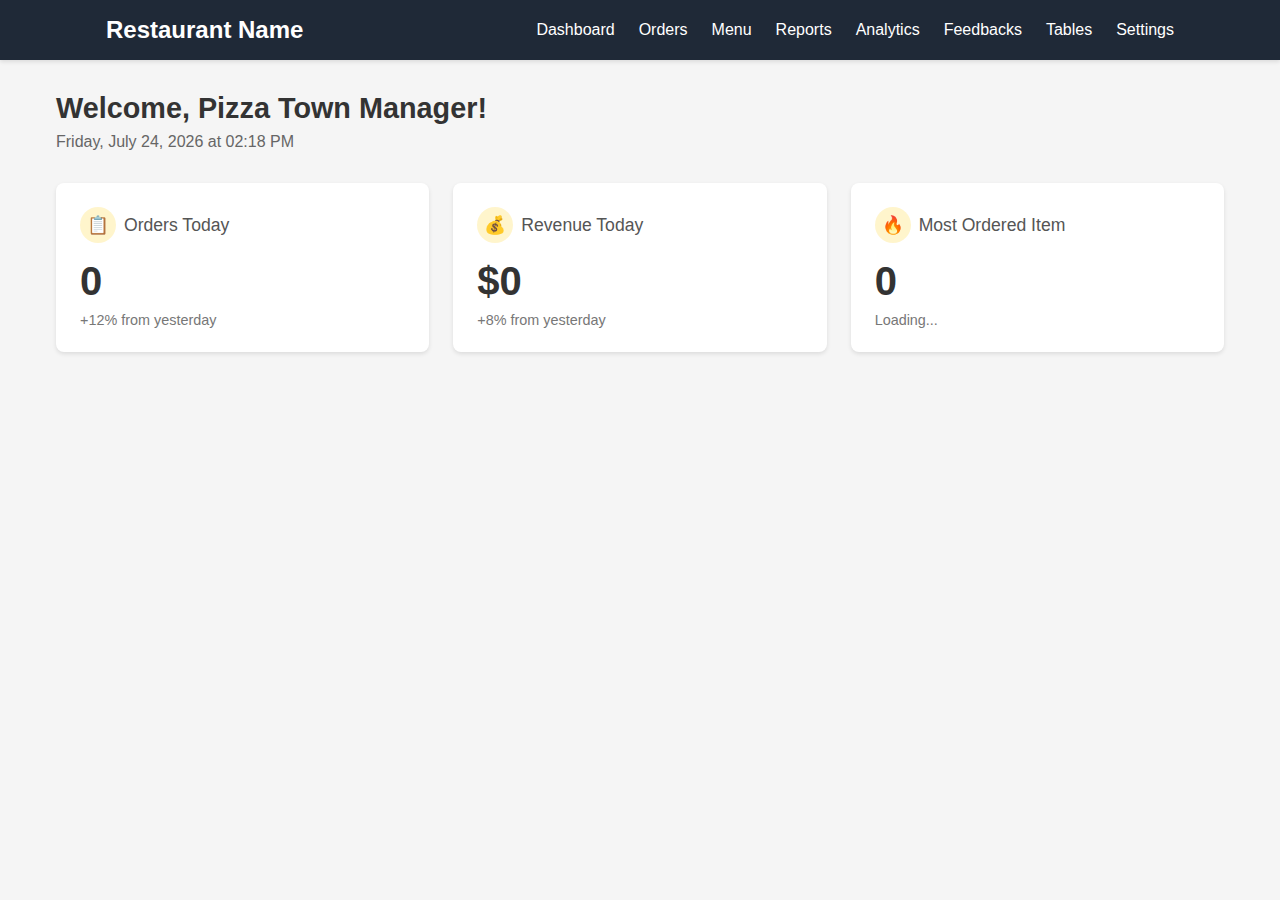
<file: index.html>
<!DOCTYPE html>
<html lang="en">
<head>
    <meta charset="UTF-8">
    <meta name="viewport" content="width=device-width, initial-scale=1.0">
    <title>Restaurant Manager Dashboard</title>
    <style>
        :root {
            --primary-color: #333;
            --accent-color: #ffcc00;
            --text-light: #ffffff;
            --text-dark: #333333;
            --bg-light: #f5f5f5;
            --card-bg: #ffffff;
            --shadow: 0 4px 6px rgba(0, 0, 0, 0.1);
        }

        * {
            margin: 0;
            padding: 0;
            box-sizing: border-box;
            font-family: Arial, sans-serif;
        }

        body {
            background-color: var(--bg-light);
            color: var(--text-dark);
        }

       
        .container {
            max-width: 1200px;
            margin: 0 auto;
            padding: 0 1rem;
        }

        .dashboard-header {
            margin: 2rem 0;
        }

        .greeting {
            font-size: 1.8rem;
            margin-bottom: 0.5rem;
        }

        .date-time {
            color: #666;
            font-size: 1rem;
        }

        .stats-grid {
            display: grid;
            grid-template-columns: repeat(3, 1fr);
            gap: 1.5rem;
            margin: 2rem 0;
        }

        .stat-card {
            background-color: var(--card-bg);
            border-radius: 8px;
            padding: 1.5rem;
            box-shadow: var(--shadow);
            transition: transform 0.3s;
            position: relative;
            overflow: hidden;
        }

        .stat-card:hover {
            transform: translateY(-5px);
        }

        .stat-title {
            display: flex;
            align-items: center;
            gap: 0.5rem;
            font-size: 1.1rem;
            color: #555;
            margin-bottom: 1rem;
        }

        .stat-icon {
            background-color: rgba(255, 204, 0, 0.2);
            border-radius: 50%;
            width: 36px;
            height: 36px;
            display: flex;
            align-items: center;
            justify-content: center;
        }

        .stat-value {
            font-size: 2.5rem;
            font-weight: bold;
            margin-bottom: 0.5rem;
        }

        .stat-label {
            font-size: 0.9rem;
            color: #777;
        }

        .tooltip {
            position: relative;
            cursor: help;
        }

        .tooltip:hover::after {
            content: attr(data-tooltip);
            position: absolute;
            top: -40px;
            left: 0;
            background-color: #333;
            color: white;
            padding: 0.5rem;
            border-radius: 4px;
            font-size: 0.8rem;
            white-space: nowrap;
            z-index: 10;
        }

        @keyframes countUp {
            from {
                opacity: 0;
                transform: translateY(20px);
            }
            to {
                opacity: 1;
                transform: translateY(0);
            }
        }

        .animate-in {
            animation: countUp 0.8s forwards;
        }
    </style>
</head>
<body>
   
<div id="navbar-container"></div>

<script>
  fetch('components/nav.html')
    .then(res => res.text())
    .then(html => {
      document.getElementById('navbar-container').innerHTML = html;
    });
</script>


    <div class="container">
        <header class="dashboard-header">
            <h1 class="greeting" id="restaurantGreeting">Welcome, Manager!</h1>
            <p class="date-time" id="currentDateTime">Loading date and time...</p>
        </header>

        <div class="stats-grid">
            <div class="stat-card tooltip" data-tooltip="Total orders received in the last 24 hours">
                <div class="stat-title">
                    <div class="stat-icon">📋</div>
                    <span>Orders Today</span>
                </div>
                <div class="stat-value" id="orderCount">0</div>
                <div class="stat-label">+12% from yesterday</div>
            </div>

            <div class="stat-card tooltip" data-tooltip="Total revenue generated today">
                <div class="stat-title">
                    <div class="stat-icon">💰</div>
                    <span>Revenue Today</span>
                </div>
                <div class="stat-value" id="revenueValue">$0</div>
                <div class="stat-label">+8% from yesterday</div>
            </div>

            <div class="stat-card tooltip" data-tooltip="Most ordered item in the last 24 hours">
                <div class="stat-title">
                    <div class="stat-icon">🔥</div>
                    <span>Most Ordered Item</span>
                </div>
                <div class="stat-value" id="topItemCount">0</div>
                <div class="stat-label" id="topItemName">Loading...</div>
            </div>
        </div>
    </div>

    <script>
        // Initialize restaurant name from localStorage (or set a default)
        function initRestaurantName() {
            // Try to get restaurant name from localStorage
            let restaurantName = localStorage.getItem('restaurantName');
            
            // If not found, set a default and save it
            if (!restaurantName) {
                restaurantName = "Pizza Town";
                localStorage.setItem('restaurantName', restaurantName);
            }
            
            // Update the greeting header
            document.getElementById('restaurantGreeting').textContent = `Welcome, ${restaurantName} Manager!`;
        }

        // Update date and time
        function updateDateTime() {
            const now = new Date();
            const options = { 
                weekday: 'long', 
                year: 'numeric', 
                month: 'long', 
                day: 'numeric',
                hour: '2-digit',
                minute: '2-digit'
            };
            const formattedDateTime = now.toLocaleDateString('en-US', options);
            document.getElementById('currentDateTime').textContent = formattedDateTime;
        }

        // Animated number counting
        function animateValue(id, start, end, duration, prefix = '') {
            const obj = document.getElementById(id);
            const range = end - start;
            const minTimer = 50;
            let stepTime = Math.abs(Math.floor(duration / range));
            
            stepTime = Math.max(stepTime, minTimer);
            
            const startTime = new Date().getTime();
            const endTime = startTime + duration;
            
            function run() {
                const now = new Date().getTime();
                const remaining = Math.max((endTime - now) / duration, 0);
                const value = Math.round(end - (remaining * range));
                obj.textContent = `${prefix}${value}`;
                
                if (value !== end) {
                    setTimeout(run, stepTime);
                }
            }
            
            setTimeout(() => {
                obj.classList.add('animate-in');
                run();
            }, 300);
        }

        // Mock data for dashboard
        function loadMockData() {
            // Simulate loading from API
            setTimeout(() => {
                // Orders count - animate from 0 to 87
                animateValue('orderCount', 0, 87, 1500);
                
                // Revenue - animate from 0 to 3249
                animateValue('revenueValue', 0, 3249, 2000, '$');
                
                // Top item - animate count from 0 to 34
                animateValue('topItemCount', 0, 34, 1500);
                
                // Update top item name after a small delay
                setTimeout(() => {
                    document.getElementById('topItemName').textContent = "Margherita Pizza";
                }, 500);
            }, 500);
        }

        // Initialize everything when page loads
        window.addEventListener('DOMContentLoaded', () => {
            initRestaurantName();
            updateDateTime();
            setInterval(updateDateTime, 60000); // Update time every minute
            loadMockData();
        });
    </script>
</body>
</html>
</file>
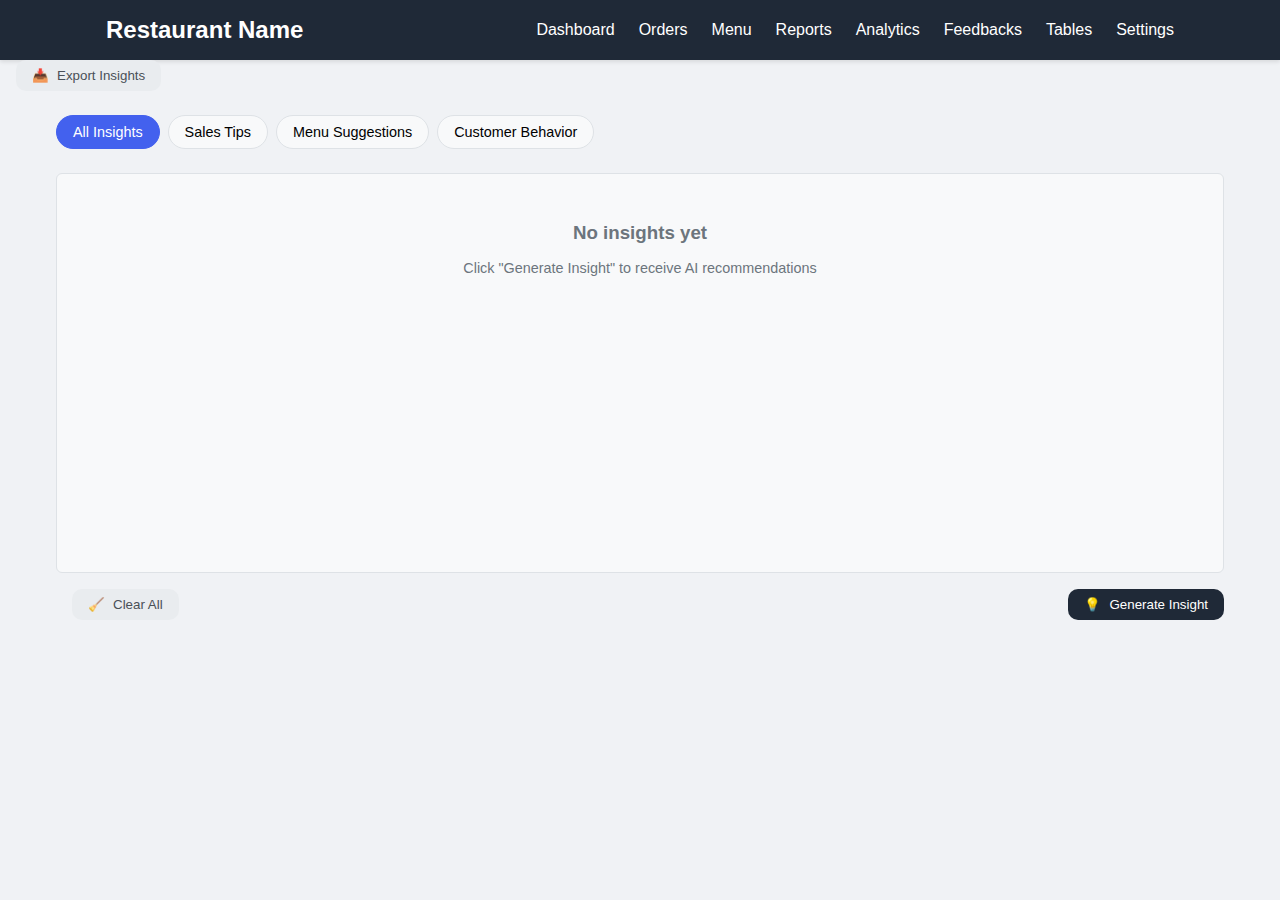
<file: ai-insights.html>
<!DOCTYPE html>
<html lang="en">
<head>
    <meta charset="UTF-8">
    <link rel="stylesheet" href="style.css">
    <meta name="viewport" content="width=device-width, initial-scale=1.0">
    <title>AI Insights Panel</title>
    <style>
        :root {
            --primary-color: #3a0ca3;
            --secondary-color: #4361ee;
            --light-color: #f8f9fa;
            --dark-color: #212529;
            --success-color: #2a9d8f;
            --warning-color: #e9c46a;
            --danger-color: #e76f51;
            --info-color: #4cc9f0;
        }
        
        * {
            margin: 0;
            padding: 0;
            box-sizing: border-box;
            font-family: 'Segoe UI', Tahoma, Geneva, Verdana, sans-serif;
        }
        
        body {
            background-color: #f0f2f5;
        }
        
        .header {
            background-color: var(--dark-color);
            color: white;
            padding: 1rem 2rem;
            display: flex;
            justify-content: space-between;
            align-items: center;
            box-shadow: 0 2px 5px rgba(0,0,0,0.1);
        }
        
        .header h1 {
            font-size: 1.5rem;
            display: flex;
            align-items: center;
            gap: 0.5rem;
        }
        
        .container {
            max-width: 1200px;
            margin: 0 auto;
            padding: 0 1rem;
        }

        .dashboard-header {
            margin: 2rem 0;
        }

        
        .filter-section {
            display: flex;
            gap: 0.5rem;
            margin-top: 1.5rem;
            margin-bottom: 1.5rem;
            flex-wrap: wrap;
        }
        
        .filter-btn {
            background-color: #f8f9fa;
            border: 1px solid #dee2e6;
            border-radius: 20px;
            padding: 0.5rem 1rem;
            cursor: pointer;
            font-size: 0.9rem;
            transition: all 0.2s;
        }
        
        .filter-btn:hover {
            background-color: #e9ecef;
        }
        
        .filter-btn.active {
            background-color: var(--secondary-color);
            color: white;
            border-color: var(--secondary-color);
        }
        
        .insights-container {
            height: 400px;
            overflow-y: auto;
            padding: 1rem;
            border: 1px solid #dee2e6;
            border-radius: 6px;
            background-color: #f8f9fa;
        }
        
        .insight-message {
            background-color: white;
            border-radius: 8px;
            padding: 1rem;
            margin-bottom: 1rem;
            box-shadow: 0 1px 3px rgba(0,0,0,0.1);
            animation: fadeIn 0.5s;
            border-left: 4px solid var(--primary-color);
        }
        
        .insight-header {
            display: flex;
            align-items: center;
            margin-bottom: 0.5rem;
        }
        
        .insight-icon {
            font-size: 1.5rem;
            margin-right: 0.5rem;
        }
        
        .insight-tag {
            margin-left: auto;
            padding: 0.25rem 0.5rem;
            border-radius: 4px;
            font-size: 0.8rem;
            font-weight: bold;
        }
        
        .tag-sales {
            background-color: rgba(74, 222, 128, 0.2);
            color: #15803d;
        }
        
        .tag-menu {
            background-color: rgba(251, 146, 60, 0.2);
            color: #9a3412;
        }
        
        .tag-customer {
            background-color: rgba(96, 165, 250, 0.2);
            color: #1d4ed8;
        }
        
        .insight-content {
            font-size: 1rem;
            line-height: 1.5;
        }
        
        .insight-timestamp {
            font-size: 0.8rem;
            color: #6c757d;
            margin-top: 0.5rem;
            text-align: right;
        }
        
        .controls {
            display: flex;
            justify-content: space-between;
            margin-top: 1rem;
        }
        
        .btn {
            padding: 0.5rem 1rem;
            border: none;
            border-radius: 10px;
            cursor: pointer;
            font-weight: 500;
            transition: all 0.2s;
            display: flex;
            align-items: center;
            gap: 0.5rem;
            margin-left: 1rem;
        }
        
        .btn-primary {
            background-color: var(--primary-color);
            color: white;
        }
        
        .btn-primary:hover {
            background-color: #2d0991;
        }
        
        .btn-secondary {
            background-color: #e9ecef;
            color: #495057;
        }
        
        .btn-secondary:hover {
            background-color: #dee2e6;
        }
        
        @keyframes fadeIn {
            from { opacity: 0; transform: translateY(10px); }
            to { opacity: 1; transform: translateY(0); }
        }
        
        .typing-indicator {
            display: flex;
            padding: 1rem;
            margin-bottom: 1rem;
            align-items: center;
        }
        
        .typing-indicator span {
            height: 8px;
            width: 8px;
            background-color: var(--secondary-color);
            border-radius: 50%;
            display: inline-block;
            margin: 0 2px;
            opacity: 0.6;
        }
        
        .typing-indicator span:nth-child(1) {
            animation: bounce 1s infinite 0s;
        }
        
        .typing-indicator span:nth-child(2) {
            animation: bounce 1s infinite 0.2s;
        }
        
        .typing-indicator span:nth-child(3) {
            animation: bounce 1s infinite 0.4s;
        }
        
        @keyframes bounce {
            0%, 100% { transform: translateY(0); }
            50% { transform: translateY(-5px); }
        }
        
        .empty-state {
            text-align: center;
            padding: 2rem;
            color: #6c757d;
        }
        
        .empty-state p {
            margin-top: 1rem;
            font-size: 0.9rem;
        }
    </style>
</head>
<body>
    
   
           
        
    <div id="navbar-container"></div>

<script>
  fetch('/nav.html')
    .then(res => res.text())
    .then(html => {
      document.getElementById('navbar-container').innerHTML = html;
    });
</script>
                <button id="exportBtn" class="btn btn-secondary">
                    <span>📥</span> Export Insights
                </button>
           
    <div class="container">
        <div class="filter-section">
            <button class="filter-btn active" data-filter="all">All Insights</button>
            <button class="filter-btn" data-filter="sales">Sales Tips</button>
            <button class="filter-btn" data-filter="menu">Menu Suggestions</button>
            <button class="filter-btn" data-filter="customer">Customer Behavior</button>
        </div>
        
        <div class="insights-container" id="insightsContainer">
            <div class="empty-state">
                <h3>No insights yet</h3>
                <p>Click "Generate Insight" to receive AI recommendations</p>
            </div>
        </div>
        
        <div class="controls">
            <button id="clearBtn" class="btn btn-secondary">
                <span>🧹</span> Clear All
            </button>
            <button id="generateBtn" class="btn btn-primary">
                <span>💡</span> Generate Insight
            </button>
        </div>
    </div>

    <script>
        // Mock data for simulating AI insights
        const mockInsights = [
            {
                content: "Pizza is trending this week with a 27% increase in orders compared to last week.",
                icon: "📊",
                category: "sales"
            },
            {
                content: "Low sales during evening hours (7-9 PM). Consider running a happy hour promotion during this time.",
                icon: "⏰",
                category: "sales"
            },
            {
                content: "Try promoting fries—they've dropped by 40% compared to last month.",
                icon: "🍟",
                category: "menu"
            },
            {
                content: "Customers who order salads are 3x more likely to add a dessert. Consider bundle promotions.",
                icon: "🥗",
                category: "customer"
            },
            {
                content: "Tuesday shows the lowest foot traffic. Consider a 'Tuesday Special' to boost mid-week sales.",
                icon: "📆",
                category: "sales"
            },
            {
                content: "Online orders peak between 12-1 PM. Ensure kitchen staffing is optimized for lunch rush.",
                icon: "👨‍🍳",
                category: "customer"
            },
            {
                content: "Soft drinks have the highest profit margin but are only added to 40% of orders. Train staff to suggest beverages.",
                icon: "🥤",
                category: "menu"
            },
            {
                content: "Average time between return visits is 12 days. Consider a loyalty program to increase frequency.",
                icon: "🔄",
                category: "customer"
            },
            {
                content: "Vegetarian options are trending upward by 15% this month. Consider expanding your vegetarian menu.",
                icon: "🥦",
                category: "menu"
            },
            {
                content: "Customer satisfaction scores drop by 20% during rush hour (6-7 PM). Consider additional staffing.",
                icon: "😊",
                category: "customer"
            }
        ];

        // DOM Elements
        const insightsContainer = document.getElementById('insightsContainer');
        const generateBtn = document.getElementById('generateBtn');
        const clearBtn = document.getElementById('clearBtn');
        const exportBtn = document.getElementById('exportBtn');
        const filterBtns = document.querySelectorAll('.filter-btn');

        // Current filter
        let currentFilter = 'all';
        
        // Track displayed insights to avoid duplicates
        let displayedInsights = [];
        
        // Initialize
        document.addEventListener('DOMContentLoaded', () => {
            // Set up event listeners
            generateBtn.addEventListener('click', generateInsight);
            clearBtn.addEventListener('click', clearInsights);
            exportBtn.addEventListener('click', exportInsights);
            
            filterBtns.forEach(btn => {
                btn.addEventListener('click', (e) => {
                    // Update active filter
                    filterBtns.forEach(b => b.classList.remove('active'));
                    btn.classList.add('active');
                    currentFilter = btn.dataset.filter;
                    
                    // Apply filter
                    applyFilter();
                });
            });
            
            // Auto-generate first insight after 2 seconds
            setTimeout(generateInsight, 2000);
        });

        // Generate a new insight
        function generateInsight() {
            // Clear empty state if it exists
            const emptyState = insightsContainer.querySelector('.empty-state');
            if (emptyState) {
                insightsContainer.removeChild(emptyState);
            }
            
            // Show typing indicator
            showTypingIndicator();
            
            // Wait for 1-2 seconds before showing the insight
            setTimeout(() => {
                // Remove typing indicator
                const indicator = document.querySelector('.typing-indicator');
                if (indicator) {
                    insightsContainer.removeChild(indicator);
                }
                
                // Get available insights that haven't been displayed yet
                let availableInsights = mockInsights.filter(insight => 
                    !displayedInsights.includes(insight.content)
                );
                
                // If all insights have been shown, reset
                if (availableInsights.length === 0) {
                    displayedInsights = [];
                    availableInsights = [...mockInsights];
                }
                
                // Select a random insight
                const randomIndex = Math.floor(Math.random() * availableInsights.length);
                const insight = availableInsights[randomIndex];
                
                // Add to displayed insights
                displayedInsights.push(insight.content);
                
                // Create insight element
                const insightElement = createInsightElement(insight);
                
                // Add to container
                insightsContainer.appendChild(insightElement);
                
                // Scroll to bottom
                insightsContainer.scrollTop = insightsContainer.scrollHeight;
            }, Math.random() * 1000 + 1000); // Random delay between 1-2 seconds
        }

        // Show typing indicator
        function showTypingIndicator() {
            const typingIndicator = document.createElement('div');
            typingIndicator.className = 'typing-indicator';
            typingIndicator.innerHTML = `
                <span></span>
                <span></span>
                <span></span>
            `;
            insightsContainer.appendChild(typingIndicator);
            insightsContainer.scrollTop = insightsContainer.scrollHeight;
        }

        // Create an insight element
        function createInsightElement(insight) {
            const now = new Date();
            const timeString = now.toLocaleTimeString([], { hour: '2-digit', minute: '2-digit' });
            
            const element = document.createElement('div');
            element.className = `insight-message ${insight.category}`;
            
            // Set tag class and text based on category
            let tagClass = '';
            let tagText = '';
            
            switch(insight.category) {
                case 'sales':
                    tagClass = 'tag-sales';
                    tagText = 'Sales Tip';
                    break;
                case 'menu':
                    tagClass = 'tag-menu';
                    tagText = 'Menu Suggestion';
                    break;
                case 'customer':
                    tagClass = 'tag-customer';
                    tagText = 'Customer Behavior';
                    break;
            }
            
            element.innerHTML = `
                <div class="insight-header">
                    <div class="insight-icon">${insight.icon}</div>
                    <div class="insight-tag ${tagClass}">${tagText}</div>
                </div>
                <div class="insight-content">${insight.content}</div>
                <div class="insight-timestamp">${timeString}</div>
            `;
            
            return element;
        }

        // Clear all insights
        function clearInsights() {
            while (insightsContainer.firstChild) {
                insightsContainer.removeChild(insightsContainer.firstChild);
            }
            
            // Add empty state back
            insightsContainer.innerHTML = `
                <div class="empty-state">
                    <h3>No insights yet</h3>
                    <p>Click "Generate Insight" to receive AI recommendations</p>
                </div>
            `;
            
            // Reset displayed insights
            displayedInsights = [];
        }

        // Apply filter to insights
        function applyFilter() {
            const insights = insightsContainer.querySelectorAll('.insight-message');
            insights.forEach(insight => {
                if (currentFilter === 'all' || insight.classList.contains(currentFilter)) {
                    insight.style.display = 'block';
                } else {
                    insight.style.display = 'none';
                }
            });
        }

        // Export insights as text/pdf
        function exportInsights() {
            // Get all visible insights
            const insights = insightsContainer.querySelectorAll('.insight-message');
            
            // If no insights, alert user
            if (insights.length === 0) {
                alert('No insights to export');
                return;
            }
            
            // Create text content
            let textContent = "AI INSIGHTS REPORT\n";
            textContent += "Generated on " + new Date().toLocaleString() + "\n\n";
            
            insights.forEach(insight => {
                if (insight.style.display !== 'none') {
                    const category = insight.querySelector('.insight-tag').textContent;
                    const content = insight.querySelector('.insight-content').textContent;
                    const timestamp = insight.querySelector('.insight-timestamp').textContent;
                    
                    textContent += `[${category}] ${content} (${timestamp})\n\n`;
                }
            });
            
            // Create download link
            const element = document.createElement('a');
            element.setAttribute('href', 'data:text/plain;charset=utf-8,' + encodeURIComponent(textContent));
            element.setAttribute('download', 'ai-insights-report.txt');
            
            element.style.display = 'none';
            document.body.appendChild(element);
            
            element.click();
            
            document.body.removeChild(element);
        }
    </script>
</body>
</html>
</file>
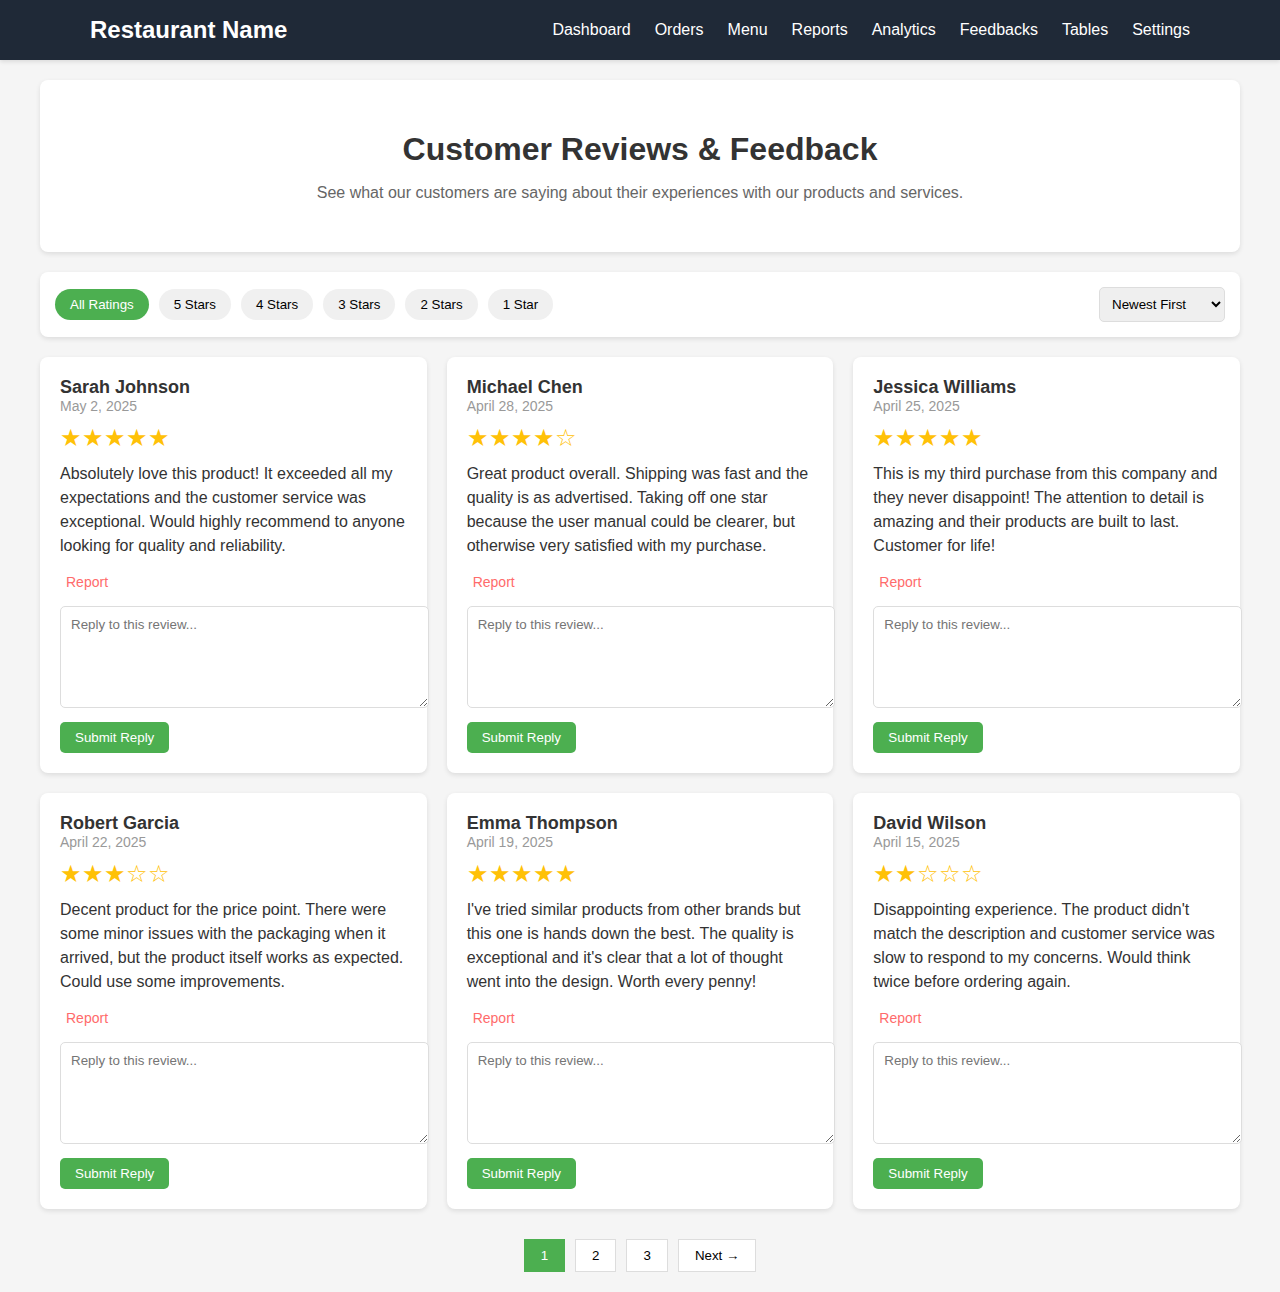
<file: feedback.html>
<!DOCTYPE html>
<html lang="en">
<head>
    <meta charset="UTF-8">
    <meta name="viewport" content="width=device-width, initial-scale=1.0">
    <title>Customer Feedback</title>
    <style>
        body {
            font-family: Arial, sans-serif;
            margin: 0;
            padding: 0;
            background-color: #f5f5f5;
            color: #333;
        }

        .container {
            max-width: 1200px;
            margin: 0 auto;
            padding: 20px;
        }

       
        /* Header section */
        .header {
            background-color: white;
            padding: 30px;
            margin-bottom: 20px;
            border-radius: 8px;
            box-shadow: 0 2px 5px rgba(0,0,0,0.1);
            text-align: center;
        }

        .header h1 {
            margin-bottom: 10px;
            color: #333;
        }

        .header p {
            color: #666;
            margin-bottom: 20px;
        }

        /* Filter controls */
        .controls {
            display: flex;
            justify-content: space-between;
            align-items: center;
            margin-bottom: 20px;
            background-color: white;
            padding: 15px;
            border-radius: 8px;
            box-shadow: 0 2px 5px rgba(0,0,0,0.1);
        }

        .filter-buttons {
            display: flex;
            gap: 10px;
        }

        .filter-button {
            background-color: #f0f0f0;
            border: none;
            padding: 8px 15px;
            border-radius: 20px;
            cursor: pointer;
            transition: background-color 0.3s;
        }

        .filter-button:hover, .filter-button.active {
            background-color: #4CAF50;
            color: white;
        }

        .sort-dropdown {
            padding: 8px;
            border-radius: 5px;
            border: 1px solid #ddd;
        }

        /* Review cards */
        .review-container {
            display: grid;
            grid-template-columns: repeat(auto-fill, minmax(350px, 1fr));
            gap: 20px;
        }

        .review-card {
            background-color: white;
            border-radius: 8px;
            padding: 20px;
            box-shadow: 0 2px 5px rgba(0,0,0,0.1);
            transition: transform 0.2s;
        }

        .review-card:hover {
            transform: translateY(-5px);
            box-shadow: 0 5px 15px rgba(0,0,0,0.1);
        }

        .review-header {
            display: flex;
            justify-content: space-between;
            margin-bottom: 10px;
        }

        .reviewer-info h3 {
            margin: 0;
            font-size: 18px;
        }

        .review-date {
            color: #999;
            font-size: 14px;
        }

        .stars {
            color: #ffc107;
            font-size: 24px;
            margin-bottom: 10px;
        }

        .review-text {
            margin-bottom: 15px;
            line-height: 1.5;
        }

        .review-actions {
            display: flex;
            justify-content: space-between;
            margin-top: 15px;
        }

        .reply-area {
            width: 100%;
            margin-top: 15px;
        }

        .reply-area textarea {
            width: 100%;
            padding: 10px;
            border: 1px solid #ddd;
            border-radius: 5px;
            resize: vertical;
            min-height: 80px;
            font-family: Arial, sans-serif;
        }

        .reply-button {
            background-color: #4CAF50;
            color: white;
            border: none;
            padding: 8px 15px;
            border-radius: 5px;
            cursor: pointer;
            margin-top: 10px;
            transition: background-color 0.3s;
        }

        .reply-button:hover {
            background-color: #45a049;
        }

        .report-button {
            background-color: transparent;
            color: #ff6b6b;
            border: none;
            cursor: pointer;
            font-size: 14px;
        }

        .report-button:hover {
            text-decoration: underline;
        }

        /* Pagination */
        .pagination {
            display: flex;
            justify-content: center;
            margin-top: 30px;
        }

        .pagination button {
            background-color: white;
            border: 1px solid #ddd;
            padding: 8px 16px;
            margin: 0 5px;
            cursor: pointer;
            transition: background-color 0.3s;
        }

        .pagination button.active {
            background-color: #4CAF50;
            color: white;
            border-color: #4CAF50;
        }

        .pagination button:hover:not(.active) {
            background-color: #f1f1f1;
        }
    </style>
</head>
<body>
    <div id="navbar-container"></div>

    <script>
      fetch('components/nav.html')
        .then(res => res.text())
        .then(html => {
          document.getElementById('navbar-container').innerHTML = html;
        });
    </script>
    <div class="container">
        <div class="header">
            <h1>Customer Reviews & Feedback</h1>
            <p>See what our customers are saying about their experiences with our products and services.</p>
        </div>

        <div class="controls">
            <div class="filter-buttons">
                <button class="filter-button active" data-rating="all">All Ratings</button>
                <button class="filter-button" data-rating="5">5 Stars</button>
                <button class="filter-button" data-rating="4">4 Stars</button>
                <button class="filter-button" data-rating="3">3 Stars</button>
                <button class="filter-button" data-rating="2">2 Stars</button>
                <button class="filter-button" data-rating="1">1 Star</button>
            </div>
            <select class="sort-dropdown" id="sort-reviews">
                <option value="newest">Newest First</option>
                <option value="oldest">Oldest First</option>
                <option value="highest">Highest Rating</option>
                <option value="lowest">Lowest Rating</option>
            </select>
        </div>

        <div class="review-container" id="review-container">
            <!-- Reviews will be loaded here by JavaScript -->
        </div>

        <div class="pagination">
            <button data-page="1" class="active">1</button>
            <button data-page="2">2</button>
            <button data-page="3">3</button>
            <button>Next →</button>
        </div>
    </div>

    <script>
        // Mock review data
        const allReviews = [
            {
                id: 1,
                name: "Sarah Johnson",
                rating: 5,
                date: "May 2, 2025",
                text: "Absolutely love this product! It exceeded all my expectations and the customer service was exceptional. Would highly recommend to anyone looking for quality and reliability.",
                page: 1
            },
            {
                id: 2,
                name: "Michael Chen",
                rating: 4,
                date: "April 28, 2025",
                text: "Great product overall. Shipping was fast and the quality is as advertised. Taking off one star because the user manual could be clearer, but otherwise very satisfied with my purchase.",
                page: 1
            },
            {
                id: 3,
                name: "Jessica Williams",
                rating: 5,
                date: "April 25, 2025",
                text: "This is my third purchase from this company and they never disappoint! The attention to detail is amazing and their products are built to last. Customer for life!",
                page: 1
            },
            {
                id: 4,
                name: "Robert Garcia",
                rating: 3,
                date: "April 22, 2025",
                text: "Decent product for the price point. There were some minor issues with the packaging when it arrived, but the product itself works as expected. Could use some improvements.",
                page: 1
            },
            {
                id: 5,
                name: "Emma Thompson",
                rating: 5,
                date: "April 19, 2025",
                text: "I've tried similar products from other brands but this one is hands down the best. The quality is exceptional and it's clear that a lot of thought went into the design. Worth every penny!",
                page: 1
            },
            {
                id: 6,
                name: "David Wilson",
                rating: 2,
                date: "April 15, 2025",
                text: "Disappointing experience. The product didn't match the description and customer service was slow to respond to my concerns. Would think twice before ordering again.",
                page: 1
            },
            {
                id: 7,
                name: "Lisa Martinez",
                rating: 4,
                date: "April 12, 2025",
                text: "Very happy with my purchase! The product is exactly what I needed and the delivery was quicker than expected. The only reason I'm not giving 5 stars is because the color is slightly different than shown online.",
                page: 2
            },
            {
                id: 8,
                name: "James Taylor",
                rating: 5,
                date: "April 8, 2025",
                text: "Outstanding service and product quality! From ordering to delivery, everything was smooth and professional. I'll definitely be a returning customer.",
                page: 2
            },
            {
                id: 9,
                name: "Michelle Brown",
                rating: 1,
                date: "April 5, 2025",
                text: "Very disappointed. The product arrived damaged and despite multiple attempts to contact customer service, I haven't received a satisfactory resolution. Cannot recommend.",
                page: 2
            },
            {
                id: 10,
                name: "Thomas Anderson",
                rating: 4,
                date: "April 2, 2025",
                text: "Good value for money. The product performs well and meets my needs. I would have given 5 stars if the materials felt a bit more premium, but at this price point, it's a solid choice.",
                page: 2
            },
            {
                id: 11,
                name: "Alexandra Lee",
                rating: 5,
                date: "March 29, 2025",
                text: "Perfect in every way! Easy to use, beautifully designed, and the functionality is exactly what I was looking for. I've already recommended it to several friends.",
                page: 2
            },
            {
                id: 12,
                name: "Kevin Smith",
                rating: 3,
                date: "March 25, 2025",
                text: "It's an average product that does the job. Nothing spectacular but nothing terrible either. Shipping was on time and everything arrived intact.",
                page: 2
            },
            {
                id: 13,
                name: "Amanda Rodriguez",
                rating: 5,
                date: "March 22, 2025",
                text: "I never write reviews but had to for this! Absolutely phenomenal product and the customer service team went above and beyond when I had questions. Will definitely purchase again!",
                page: 3
            },
            {
                id: 14,
                name: "Christopher Davis",
                rating: 2,
                date: "March 18, 2025",
                text: "Expected more based on the price and description. The quality isn't what I hoped for and some features don't work as advertised. Seems overpriced for what you get.",
                page: 3
            },
            {
                id: 15,
                name: "Olivia Martin",
                rating: 4,
                date: "March 15, 2025",
                text: "Very pleased with this purchase! The product is well-made and functions perfectly. The only improvement I could suggest is offering more color options.",
                page: 3
            }
        ];

        // Function to generate star rating HTML
        function generateStars(rating) {
            let starsHTML = '';
            for (let i = 1; i <= 5; i++) {
                if (i <= rating) {
                    starsHTML += '★';
                } else {
                    starsHTML += '☆';
                }
            }
            return starsHTML;
        }

        // Function to render reviews
        function renderReviews(reviews) {
            const reviewContainer = document.getElementById('review-container');
            reviewContainer.innerHTML = '';

            if (reviews.length === 0) {
                reviewContainer.innerHTML = '<p class="no-reviews">No reviews match your filter criteria.</p>';
                return;
            }

            reviews.forEach(review => {
                const reviewCard = document.createElement('div');
                reviewCard.className = 'review-card';
                reviewCard.dataset.rating = review.rating;

                reviewCard.innerHTML = `
                    <div class="review-header">
                        <div class="reviewer-info">
                            <h3>${review.name}</h3>
                            <div class="review-date">${review.date}</div>
                        </div>
                    </div>
                    <div class="stars">${generateStars(review.rating)}</div>
                    <div class="review-text">${review.text}</div>
                    <div class="review-actions">
                        <button class="report-button">Report</button>
                    </div>
                    <div class="reply-area">
                        <textarea placeholder="Reply to this review..."></textarea>
                        <button class="reply-button">Submit Reply</button>
                    </div>
                `;

                reviewContainer.appendChild(reviewCard);
            });

            // Add event listeners to the report buttons
            document.querySelectorAll('.report-button').forEach(button => {
                button.addEventListener('click', function() {
                    alert('Report submitted. Our team will review this feedback.');
                });
            });

            // Add event listeners to the reply buttons
            document.querySelectorAll('.reply-button').forEach(button => {
                button.addEventListener('click', function() {
                    const replyText = this.previousElementSibling.value;
                    if (replyText.trim() !== '') {
                        alert('Your reply has been submitted! (Note: This is a mock feature)');
                        this.previousElementSibling.value = '';
                    } else {
                        alert('Please enter a reply before submitting.');
                    }
                });
            });
        }

        // Function to filter reviews
        function filterReviews(rating, sortBy, page) {
            let filteredReviews = [...allReviews];
            
            // Filter by page
            filteredReviews = filteredReviews.filter(review => review.page === page);
            
            // Filter by rating
            if (rating !== 'all') {
                filteredReviews = filteredReviews.filter(review => review.rating === parseInt(rating));
            }
            
            // Sort reviews
            switch (sortBy) {
                case 'newest':
                    // Already sorted by date (newest first) in our mock data
                    break;
                case 'oldest':
                    filteredReviews.reverse();
                    break;
                case 'highest':
                    filteredReviews.sort((a, b) => b.rating - a.rating);
                    break;
                case 'lowest':
                    filteredReviews.sort((a, b) => a.rating - b.rating);
                    break;
            }
            
            renderReviews(filteredReviews);
        }

        // Initialize page with default filters
        document.addEventListener('DOMContentLoaded', function() {
            // Set initial state
            let currentRating = 'all';
            let currentSort = 'newest';
            let currentPage = 1;
            
            // Initial render
            filterReviews(currentRating, currentSort, currentPage);
            
            // Set up filter button click handlers
            document.querySelectorAll('.filter-button').forEach(button => {
                button.addEventListener('click', function() {
                    // Update active button style
                    document.querySelectorAll('.filter-button').forEach(btn => {
                        btn.classList.remove('active');
                    });
                    this.classList.add('active');
                    
                    // Update filter and re-render
                    currentRating = this.dataset.rating;
                    filterReviews(currentRating, currentSort, currentPage);
                });
            });
            
            // Set up sort dropdown handler
            document.getElementById('sort-reviews').addEventListener('change', function() {
                currentSort = this.value;
                filterReviews(currentRating, currentSort, currentPage);
            });
            
            // Set up pagination
            document.querySelectorAll('.pagination button').forEach(button => {
                button.addEventListener('click', function() {
                    if (this.textContent === 'Next →') {
                        currentPage = Math.min(currentPage + 1, 3);
                    } else {
                        currentPage = parseInt(this.dataset.page);
                    }
                    
                    // Update active button style
                    document.querySelectorAll('.pagination button').forEach(btn => {
                        btn.classList.remove('active');
                    });
                    document.querySelector(`.pagination button[data-page="${currentPage}"]`).classList.add('active');
                    
                    // Re-render with new page
                    filterReviews(currentRating, currentSort, currentPage);
                });
            });
        });
    </script>
</body>
</html>
</file>
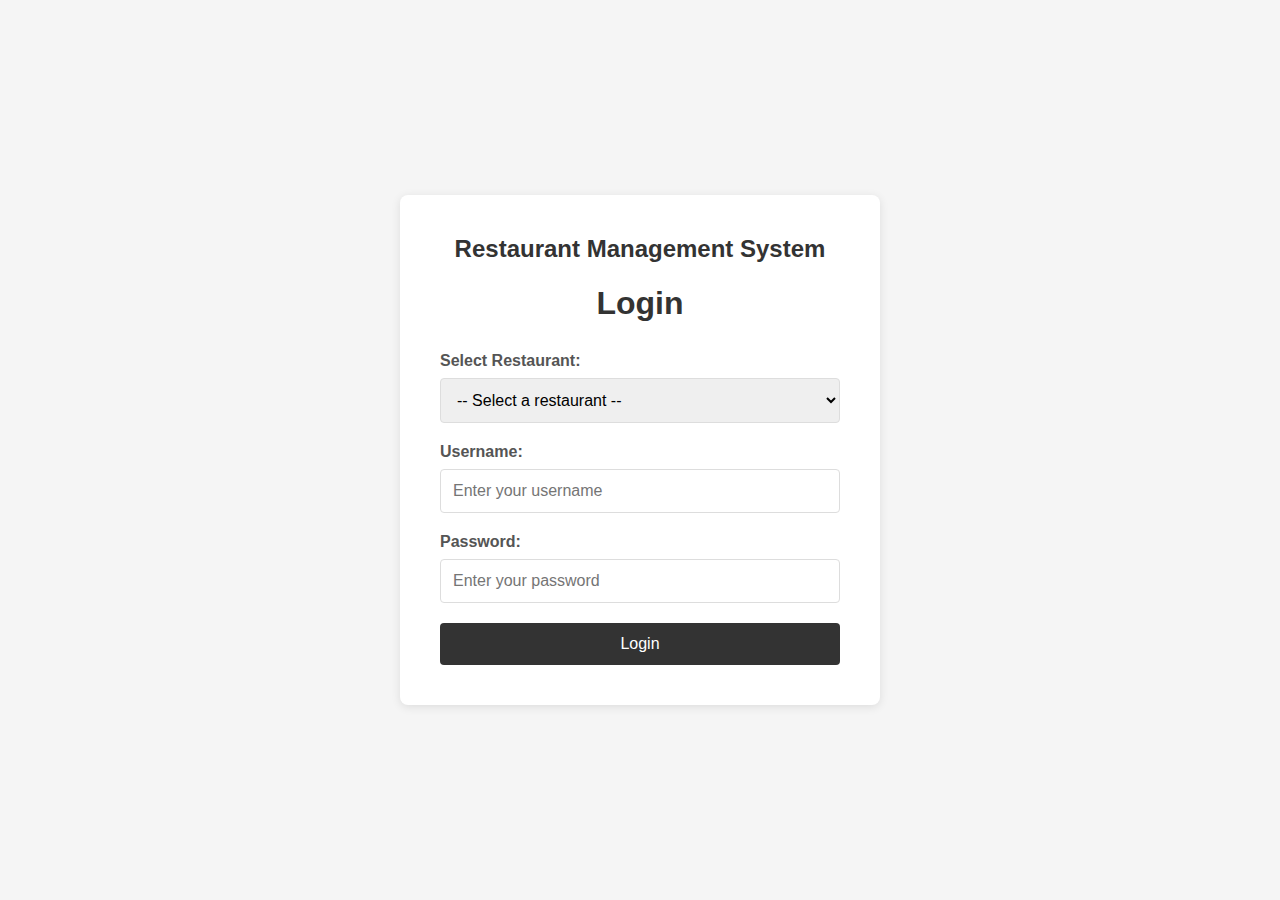
<file: login.html>
<!DOCTYPE html>
<html lang="en">
<head>
    <meta charset="UTF-8">
    <meta name="viewport" content="width=device-width, initial-scale=1.0">
    <title>Restaurant Management System - Login</title>
    <style>
        body {
            font-family: Arial, sans-serif;
            background-color: #f5f5f5;
            margin: 0;
            padding: 0;
            display: flex;
            justify-content: center;
            align-items: center;
            height: 100vh;
        }

        .container {
            background-color: white;
            border-radius: 8px;
            box-shadow: 0 2px 10px rgba(0, 0, 0, 0.1);
            padding: 40px;
            width: 400px;
            max-width: 90%;
        }

        h1 {
            color: #333;
            text-align: center;
            margin-bottom: 30px;
        }

        .form-group {
            margin-bottom: 20px;
        }

        label {
            display: block;
            margin-bottom: 8px;
            font-weight: bold;
            color: #555;
        }

        select, input {
            width: 100%;
            padding: 12px;
            border: 1px solid #ddd;
            border-radius: 4px;
            font-size: 16px;
            box-sizing: border-box;
        }

        button {
            background-color: #333;
            color: white;
            border: none;
            padding: 12px 20px;
            border-radius: 4px;
            width: 100%;
            font-size: 16px;
            cursor: pointer;
            transition: background-color 0.3s;
        }

        button:hover {
            background-color: #ffcc00;
            color: #333;
        }

        .logo-container {
            text-align: center;
            margin-bottom: 20px;
        }

        .logo {
            font-size: 24px;
            font-weight: bold;
            color: #333;
        }

        .or-divider {
            text-align: center;
            margin: 20px 0;
            position: relative;
        }

        .or-divider:before {
            content: "";
            position: absolute;
            top: 50%;
            left: 0;
            right: 0;
            height: 1px;
            background-color: #ddd;
            z-index: 0;
        }

        .or-divider span {
            background-color: white;
            padding: 0 15px;
            position: relative;
            z-index: 1;
            color: #888;
        }
        
        #manualRestaurantInput {
            display: none;
        }
    </style>
</head>
<body>
    <div class="container">
        <div class="logo-container">
            <div class="logo">Restaurant Management System</div>
        </div>
        
        <h1>Login</h1>
        
        <div class="form-group">
            <label for="restaurantSelect">Select Restaurant:</label>
            <select id="restaurantSelect">
                <option value="">-- Select a restaurant --</option>
                <option value="Italian Delight">Italian Delight</option>
                <option value="Sushi Paradise">Sushi Paradise</option>
                <option value="Burger Haven">Burger Haven</option>
                <option value="Taco Fiesta">Taco Fiesta</option>
                <option value="Pizza Palace">Pizza Palace</option>
                <option value="other">Other (Enter manually)</option>
            </select>
        </div>
        
        <div class="form-group" id="manualRestaurantInput">
            <label for="restaurantName">Restaurant Name:</label>
            <input type="text" id="restaurantName" placeholder="Enter restaurant name">
        </div>

        <div class="form-group">
            <label for="username">Username:</label>
            <input type="text" id="username" placeholder="Enter your username">
        </div>
        
        <div class="form-group">
            <label for="password">Password:</label>
            <input type="password" id="password" placeholder="Enter your password">
        </div>
        
        <button id="loginButton">Login</button>
    </div>

    <script>
        document.addEventListener('DOMContentLoaded', function() {
            const restaurantSelect = document.getElementById('restaurantSelect');
            const manualRestaurantInput = document.getElementById('manualRestaurantInput');
            const restaurantNameInput = document.getElementById('restaurantName');
            const loginButton = document.getElementById('loginButton');
            
            // Show/hide manual input based on selection
            restaurantSelect.addEventListener('change', function() {
                if (this.value === 'other') {
                    manualRestaurantInput.style.display = 'block';
                } else {
                    manualRestaurantInput.style.display = 'none';
                }
            });
            
            // Handle login
            loginButton.addEventListener('click', function() {
                let restaurantName;
                
                if (restaurantSelect.value === 'other') {
                    restaurantName = restaurantNameInput.value.trim();
                } else {
                    restaurantName = restaurantSelect.value;
                }
                
                // Validation
                if (!restaurantName) {
                    alert('Please select or enter a restaurant name.');
                    return;
                }
                
                const username = document.getElementById('username').value.trim();
                const password = document.getElementById('password').value;
                
                if (!username) {
                    alert('Please enter a username.');
                    return;
                }
                
                if (!password) {
                    alert('Please enter a password.');
                    return;
                }
                
                // Save restaurant name to localStorage
                localStorage.setItem('restaurantName', restaurantName);
                localStorage.setItem('username', username);
                
                // Redirect to dashboard
                window.location.href = 'dashboard.html';
            });
        });
    </script>
</body>
</html>
</file>
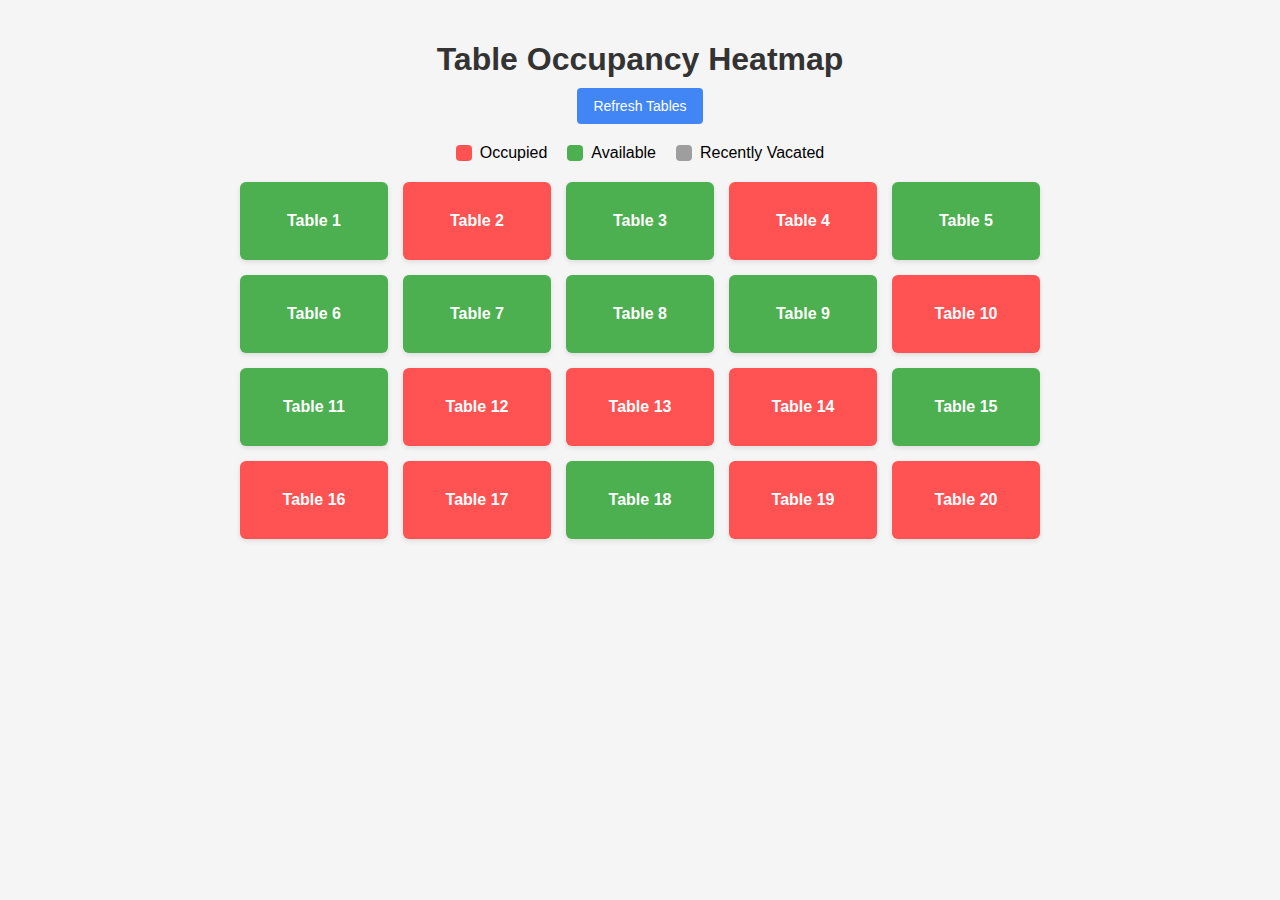
<file: tables.html>
<!DOCTYPE html>
<html lang="en">
<head>
    <meta charset="UTF-8">
    <meta name="viewport" content="width=device-width, initial-scale=1.0">
    <title>Table Occupancy Heatmap</title>
    <style>
        body {
            font-family: 'Segoe UI', Tahoma, Geneva, Verdana, sans-serif;
            background-color: #f5f5f5;
            margin: 0;
            padding: 20px;
            display: flex;
            flex-direction: column;
            align-items: center;
        }
        
        h1 {
            color: #333;
            margin-bottom: 10px;
        }
        
        .controls {
            margin-bottom: 20px;
            display: flex;
            gap: 15px;
            align-items: center;
        }
        
        button {
            background-color: #4285f4;
            color: white;
            border: none;
            border-radius: 4px;
            padding: 10px 16px;
            font-size: 14px;
            cursor: pointer;
            transition: background-color 0.3s;
        }
        
        button:hover {
            background-color: #3367d6;
        }
        
        .legend {
            display: flex;
            gap: 20px;
            margin-bottom: 20px;
        }
        
        .legend-item {
            display: flex;
            align-items: center;
            gap: 8px;
        }
        
        .legend-color {
            width: 16px;
            height: 16px;
            border-radius: 4px;
        }
        
        .red {
            background-color: #ff5252;
        }
        
        .green {
            background-color: #4caf50;
        }
        
        .gray {
            background-color: #9e9e9e;
        }
        
        .table-grid {
            display: grid;
            grid-template-columns: repeat(5, 1fr);
            grid-template-rows: repeat(4, 1fr);
            gap: 15px;
            max-width: 800px;
            width: 100%;
        }
        
        .table {
            background-color: #4caf50;
            border-radius: 6px;
            padding: 30px;
            display: flex;
            justify-content: center;
            align-items: center;
            position: relative;
            color: white;
            font-weight: bold;
            box-shadow: 0 2px 5px rgba(0, 0, 0, 0.1);
            transition: background-color 0.5s ease;
            cursor: pointer;
            user-select: none;
        }
        
        .table.occupied {
            background-color: #ff5252;
        }
        
        .table.recently-vacated {
            background-color: #9e9e9e;
        }
        
        .tooltip {
            position: absolute;
            bottom: 110%;
            left: 50%;
            transform: translateX(-50%);
            background-color: rgba(0, 0, 0, 0.8);
            color: white;
            padding: 8px 12px;
            border-radius: 4px;
            font-size: 12px;
            white-space: nowrap;
            opacity: 0;
            pointer-events: none;
            transition: opacity 0.3s;
            z-index: 10;
        }
        
        .table:hover .tooltip {
            opacity: 1;
        }
        
        @keyframes pulse {
            0% { transform: scale(1); }
            50% { transform: scale(1.05); }
            100% { transform: scale(1); }
        }
        
        .status-change {
            animation: pulse 0.5s ease;
        }
    </style>
</head>
<body>
    <h1>Table Occupancy Heatmap</h1>
    
    <div class="controls">
        <button id="refresh-btn">Refresh Tables</button>
    </div>
    
    <div class="legend">
        <div class="legend-item">
            <div class="legend-color red"></div>
            <span>Occupied</span>
        </div>
        <div class="legend-item">
            <div class="legend-color green"></div>
            <span>Available</span>
        </div>
        <div class="legend-item">
            <div class="legend-color gray"></div>
            <span>Recently Vacated</span>
        </div>
    </div>
    
    <div class="table-grid" id="table-grid"></div>
    
    <script>
        // Table state tracking
        const tables = [];
        const tableCount = 20;
        
        // Initialize tables
        function initializeTables() {
            const gridElement = document.getElementById('table-grid');
            gridElement.innerHTML = '';
            
            for (let i = 0; i < tableCount; i++) {
                // Create table object
                const tableObj = {
                    id: i + 1,
                    status: 'available',
                    occupiedSince: null,
                    vacatedSince: null,
                    timer: null
                };
                tables[i] = tableObj;
                
                // Create table element
                const tableEl = document.createElement('div');
                tableEl.className = 'table';
                tableEl.dataset.tableId = tableObj.id;
                tableEl.textContent = `Table ${tableObj.id}`;
                
                // Create tooltip
                const tooltip = document.createElement('div');
                tooltip.className = 'tooltip';
                tooltip.textContent = 'Available';
                tableEl.appendChild(tooltip);
                
                // Add click event to toggle status manually
                tableEl.addEventListener('click', () => toggleTableStatus(i));
                
                gridElement.appendChild(tableEl);
            }
            
            // Randomly set some tables as occupied
            randomizeTableStatus();
            updateTableDisplay();
        }
        
        // Toggle table status when clicked
        function toggleTableStatus(tableIndex) {
            const table = tables[tableIndex];
            
            // Clear any existing timers
            if (table.timer) {
                clearTimeout(table.timer);
                table.timer = null;
            }
            
            if (table.status === 'available') {
                table.status = 'occupied';
                table.occupiedSince = new Date();
                table.vacatedSince = null;
            } else if (table.status === 'occupied') {
                table.status = 'recently-vacated';
                table.vacatedSince = new Date();
                
                // Start timer to change to available after 20 seconds
                table.timer = setTimeout(() => {
                    table.status = 'available';
                    table.vacatedSince = null;
                    updateTableDisplay();
                }, 20000);
            } else if (table.status === 'recently-vacated') {
                table.status = 'available';
                table.vacatedSince = null;
            }
            
            updateTableDisplay();
        }
        
        // Randomize table statuses
        function randomizeTableStatus() {
            tables.forEach((table, index) => {
                // Clear any existing timers
                if (table.timer) {
                    clearTimeout(table.timer);
                    table.timer = null;
                }
                
                // Reset all tables to available
                table.status = 'available';
                table.occupiedSince = null;
                table.vacatedSince = null;
                
                // Randomly set some tables as occupied (about 40%)
                if (Math.random() < 0.4) {
                    table.status = 'occupied';
                    
                    // Set random occupied time (0-30 minutes ago)
                    const minutesAgo = Math.floor(Math.random() * 30);
                    table.occupiedSince = new Date(Date.now() - minutesAgo * 60 * 1000);
                    
                    // Randomly set some occupied tables to auto-vacate (simulate customer leaving)
                    if (Math.random() < 0.3) {
                        const vacateTime = 3000 + Math.random() * 25000; // 3-28 seconds
                        table.timer = setTimeout(() => {
                            table.status = 'recently-vacated';
                            table.vacatedSince = new Date();
                            
                            // After 20 seconds, change to available
                            table.timer = setTimeout(() => {
                                table.status = 'available';
                                table.vacatedSince = null;
                                updateTableDisplay();
                            }, 20000);
                            
                            updateTableDisplay();
                        }, vacateTime);
                    }
                }
            });
        }
        
        // Update table display based on current status
        function updateTableDisplay() {
            tables.forEach((table, index) => {
                const tableEl = document.querySelector(`.table[data-table-id="${table.id}"]`);
                const tooltip = tableEl.querySelector('.tooltip');
                
                // Remove existing status classes
                tableEl.classList.remove('occupied', 'recently-vacated', 'status-change');
                
                // Add animation class (will be removed after animation completes)
                tableEl.classList.add('status-change');
                setTimeout(() => {
                    tableEl.classList.remove('status-change');
                }, 500);
                
                // Set appearance and tooltip based on status
                if (table.status === 'occupied') {
                    tableEl.classList.add('occupied');
                    
                    if (table.occupiedSince) {
                        const minutes = Math.floor((new Date() - table.occupiedSince) / 60000);
                        tooltip.textContent = `Occupied for ${minutes} ${minutes === 1 ? 'minute' : 'minutes'}`;
                    } else {
                        tooltip.textContent = 'Occupied';
                    }
                } else if (table.status === 'recently-vacated') {
                    tableEl.classList.add('recently-vacated');
                    
                    if (table.vacatedSince) {
                        const seconds = Math.floor((new Date() - table.vacatedSince) / 1000);
                        const timeLeft = 20 - seconds;
                        tooltip.textContent = `Recently vacated (Available in ${timeLeft}s)`;
                    } else {
                        tooltip.textContent = 'Recently vacated';
                    }
                } else {
                    tooltip.textContent = 'Available';
                }
            });
        }
        
        // Initialize the application
        document.addEventListener('DOMContentLoaded', () => {
            initializeTables();
            
            // Set up refresh button
            document.getElementById('refresh-btn').addEventListener('click', () => {
                randomizeTableStatus();
                updateTableDisplay();
            });
            
            // Update tooltips every 30 seconds to keep time accurate
            setInterval(updateTableDisplay, 30000);
        });
    </script>
</body>
</html>
</file>
<file: style.css>
:root {
    --primary-color: #333;
    --accent-color: #ffcc00;
    --text-light: #ffffff;
    --text-dark: #333333;
    --bg-light: #f5f5f5;
    --card-bg: #ffffff;
    --shadow: 0 4px 6px rgba(0, 0, 0, 0.1);
}

.navbar {
    background-color: var(--primary-color);
    color: var(--text-light);
    padding: 1rem 0;
    box-shadow: var(--shadow);
}

.navbar .container {
    display: flex;
    justify-content: space-between;
    align-items: center;
}

.navbar-brand {
    font-size: 1.5rem;
    font-weight: bold;
}

.navbar-menu {
    display: flex;
    list-style: none;
}

.navbar-menu li {
    margin-left: 1.5rem;
}

.navbar-menu a {
    color: var(--text-light);
    text-decoration: none;
    transition: color 0.3s;
    padding: 0.5rem 0;
}

.navbar-menu a:hover {
    color: var(--accent-color);
}
</file>
